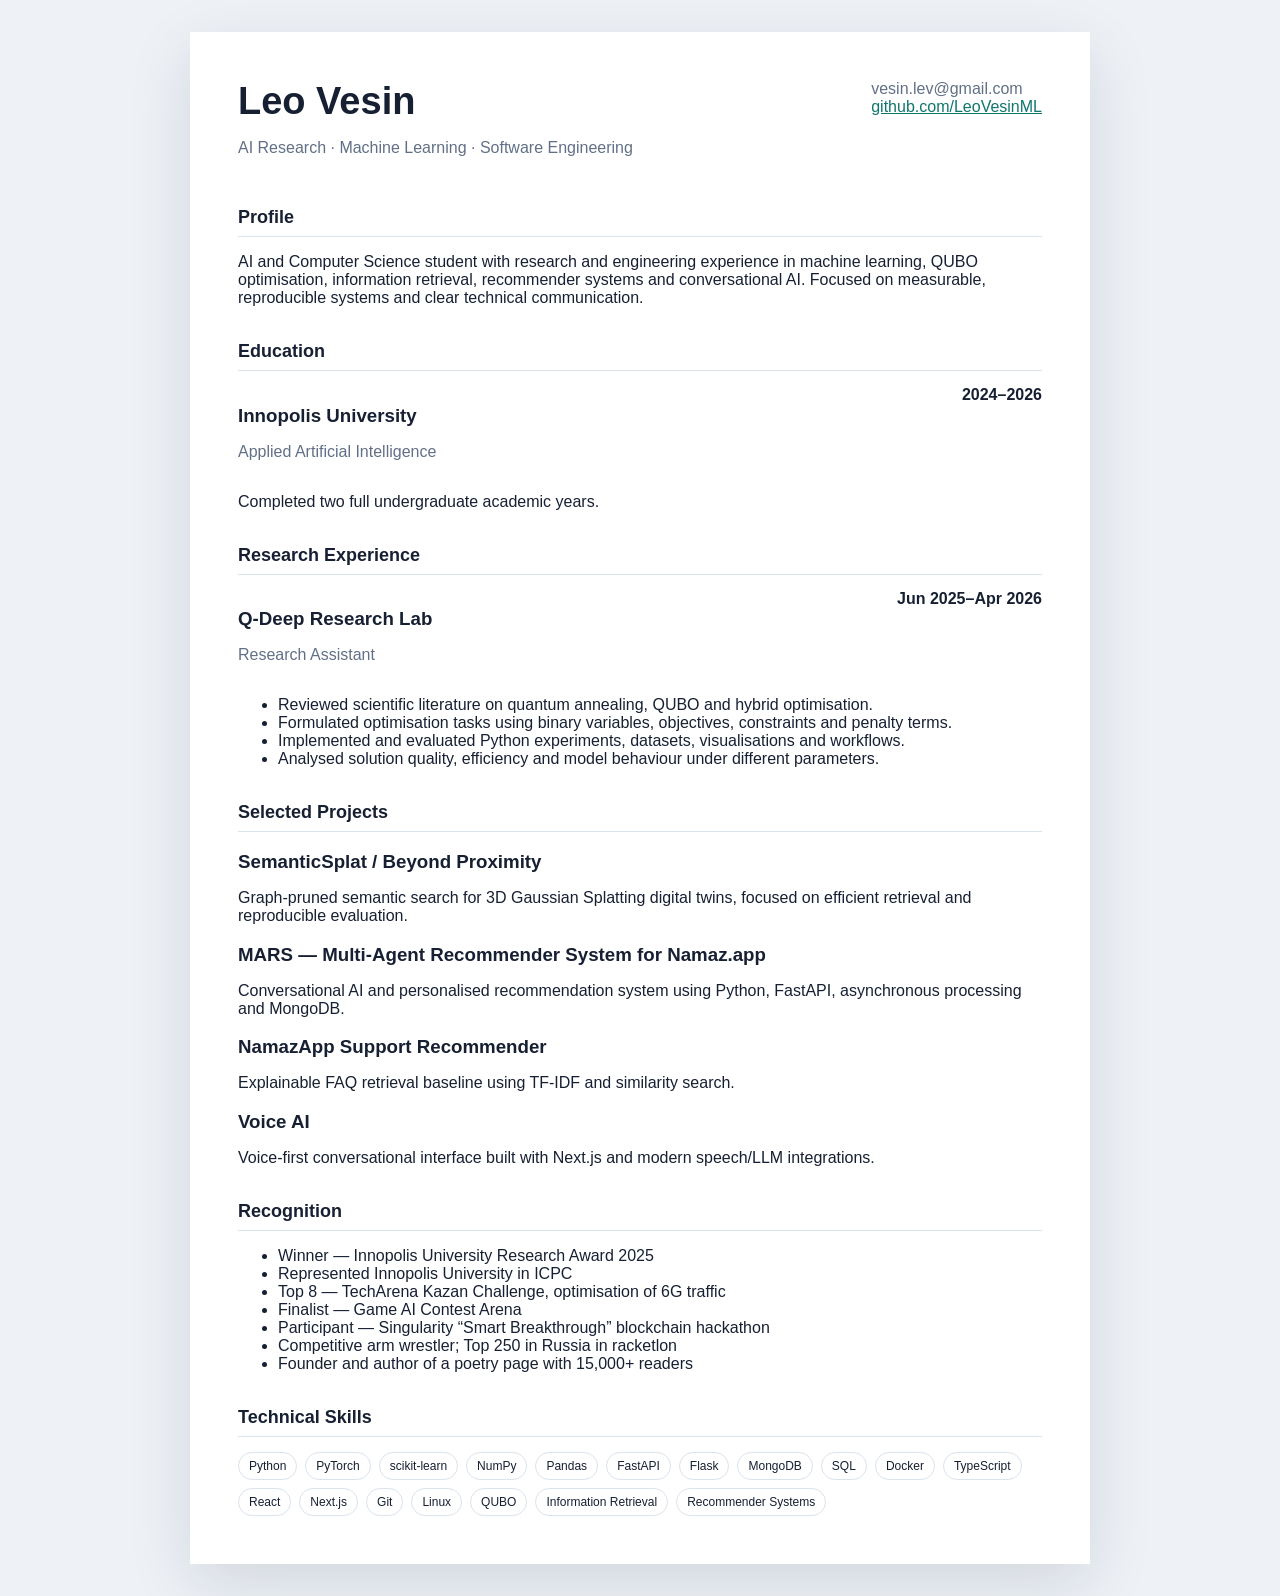
<file: portfolio/cv.html>
<!doctype html><html lang="en"><head><meta charset="utf-8"><meta name="viewport" content="width=device-width,initial-scale=1"><title>Leo Vesin — CV</title><style>body{margin:0;font-family:Arial,sans-serif;background:#eef2f7;color:#172033}main{width:min(900px,calc(100% - 32px));margin:32px auto;background:white;padding:48px;box-sizing:border-box;box-shadow:0 20px 60px rgba(15,23,42,.12)}h1{margin:0;font-size:38px}h2{margin-top:34px;border-bottom:1px solid #dbe3ec;padding-bottom:8px;font-size:18px}h3{margin-bottom:4px}.meta,.muted{color:#617086}.row{display:flex;justify-content:space-between;gap:20px;flex-wrap:wrap}.tags{display:flex;flex-wrap:wrap;gap:8px}.tags span{border:1px solid #dbe3ec;border-radius:999px;padding:6px 10px;font-size:12px}a{color:#0f766e}@media print{body{background:white}main{margin:0;width:100%;box-shadow:none;padding:24px}}@media(max-width:650px){main{padding:28px}}</style></head><body><main><div class="row"><div><h1>Leo Vesin</h1><p class="meta">AI Research · Machine Learning · Software Engineering</p></div><div class="muted">vesin.lev@gmail.com<br><a href="https://github.com/LeoVesinML">github.com/LeoVesinML</a></div></div><h2>Profile</h2><p>AI and Computer Science student with research and engineering experience in machine learning, QUBO optimisation, information retrieval, recommender systems and conversational AI. Focused on measurable, reproducible systems and clear technical communication.</p><h2>Education</h2><div class="row"><div><h3>Innopolis University</h3><p class="muted">Applied Artificial Intelligence</p></div><strong>2024–2026</strong></div><p>Completed two full undergraduate academic years.</p><h2>Research Experience</h2><div class="row"><div><h3>Q-Deep Research Lab</h3><p class="muted">Research Assistant</p></div><strong>Jun 2025–Apr 2026</strong></div><ul><li>Reviewed scientific literature on quantum annealing, QUBO and hybrid optimisation.</li><li>Formulated optimisation tasks using binary variables, objectives, constraints and penalty terms.</li><li>Implemented and evaluated Python experiments, datasets, visualisations and workflows.</li><li>Analysed solution quality, efficiency and model behaviour under different parameters.</li></ul><h2>Selected Projects</h2><h3>SemanticSplat / Beyond Proximity</h3><p>Graph-pruned semantic search for 3D Gaussian Splatting digital twins, focused on efficient retrieval and reproducible evaluation.</p><h3>MARS — Multi-Agent Recommender System for Namaz.app</h3><p>Conversational AI and personalised recommendation system using Python, FastAPI, asynchronous processing and MongoDB.</p><h3>NamazApp Support Recommender</h3><p>Explainable FAQ retrieval baseline using TF-IDF and similarity search.</p><h3>Voice AI</h3><p>Voice-first conversational interface built with Next.js and modern speech/LLM integrations.</p><h2>Recognition</h2><ul><li>Winner — Innopolis University Research Award 2025</li><li>Represented Innopolis University in ICPC</li><li>Top 8 — TechArena Kazan Challenge, optimisation of 6G traffic</li><li>Finalist — Game AI Contest Arena</li><li>Participant — Singularity “Smart Breakthrough” blockchain hackathon</li><li>Competitive arm wrestler; Top 250 in Russia in racketlon</li><li>Founder and author of a poetry page with 15,000+ readers</li></ul><h2>Technical Skills</h2><div class="tags"><span>Python</span><span>PyTorch</span><span>scikit-learn</span><span>NumPy</span><span>Pandas</span><span>FastAPI</span><span>Flask</span><span>MongoDB</span><span>SQL</span><span>Docker</span><span>TypeScript</span><span>React</span><span>Next.js</span><span>Git</span><span>Linux</span><span>QUBO</span><span>Information Retrieval</span><span>Recommender Systems</span></div></main></body></html>
</file>
